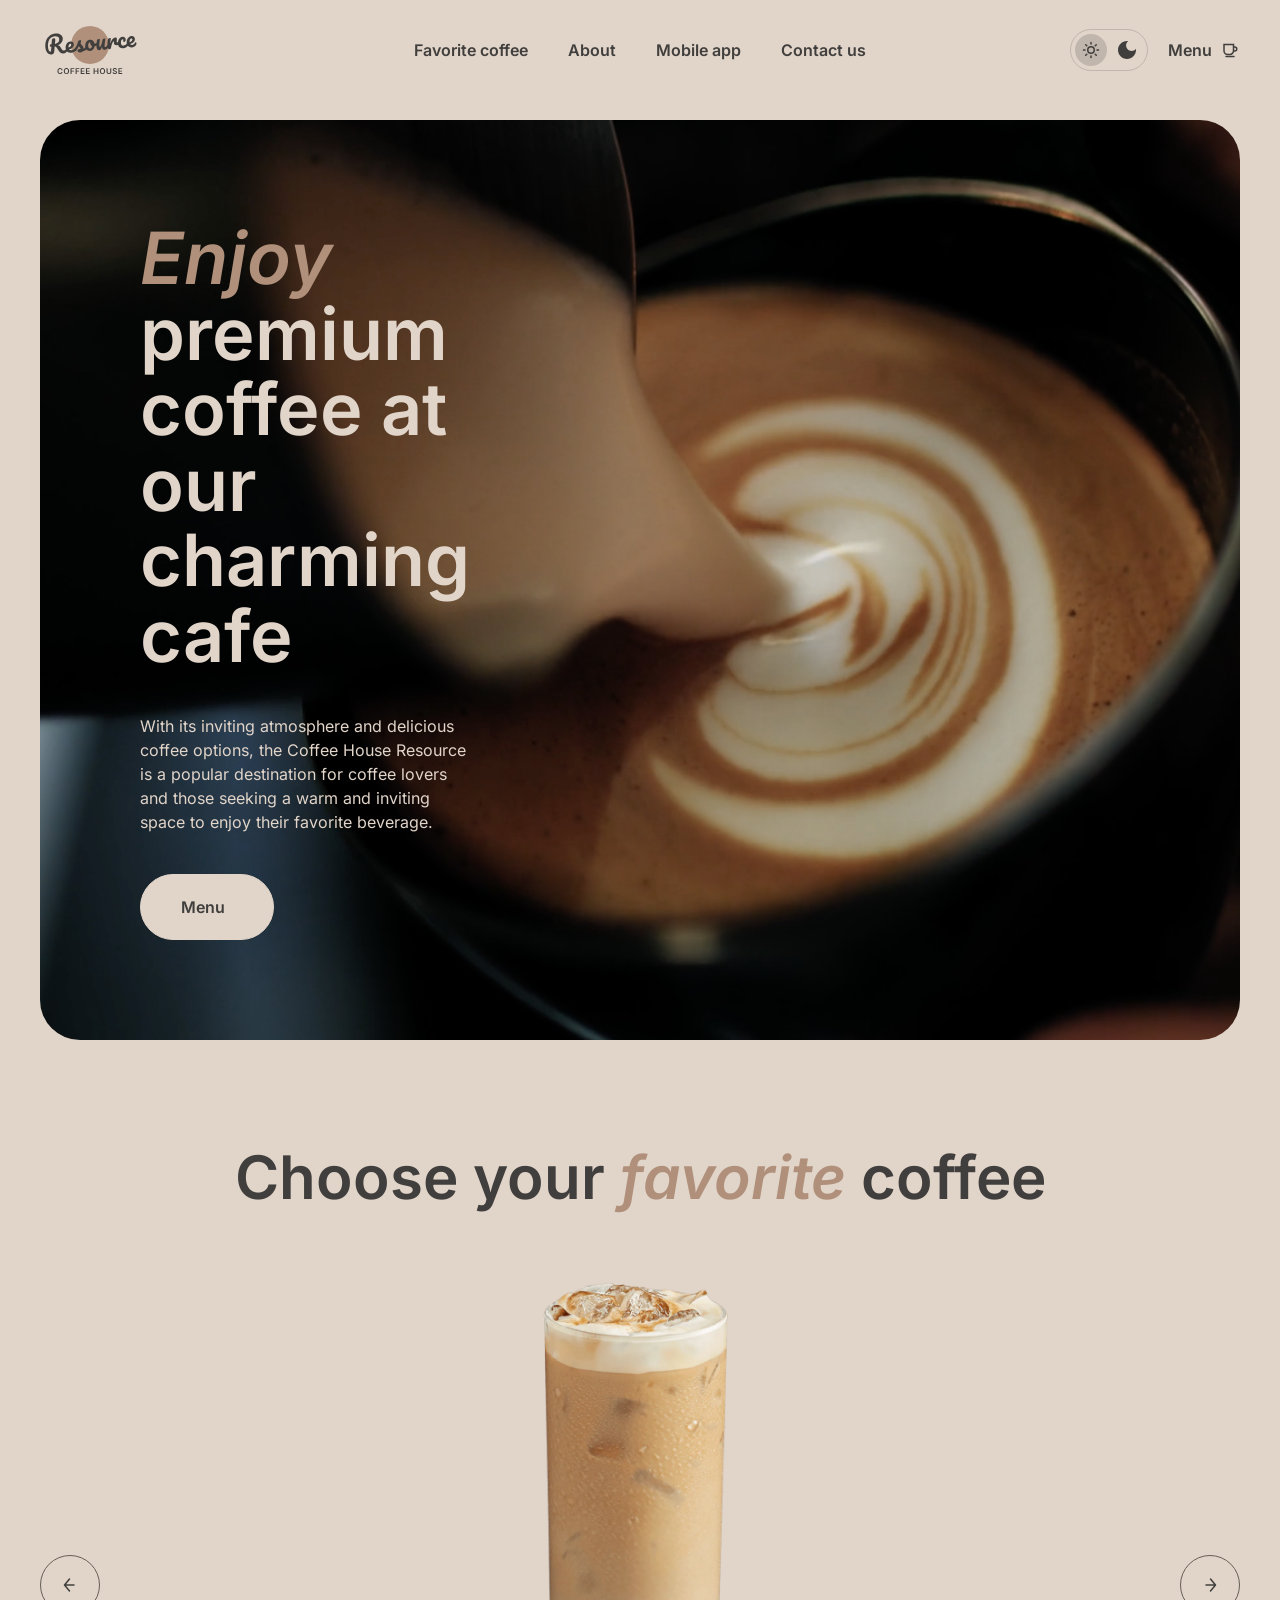
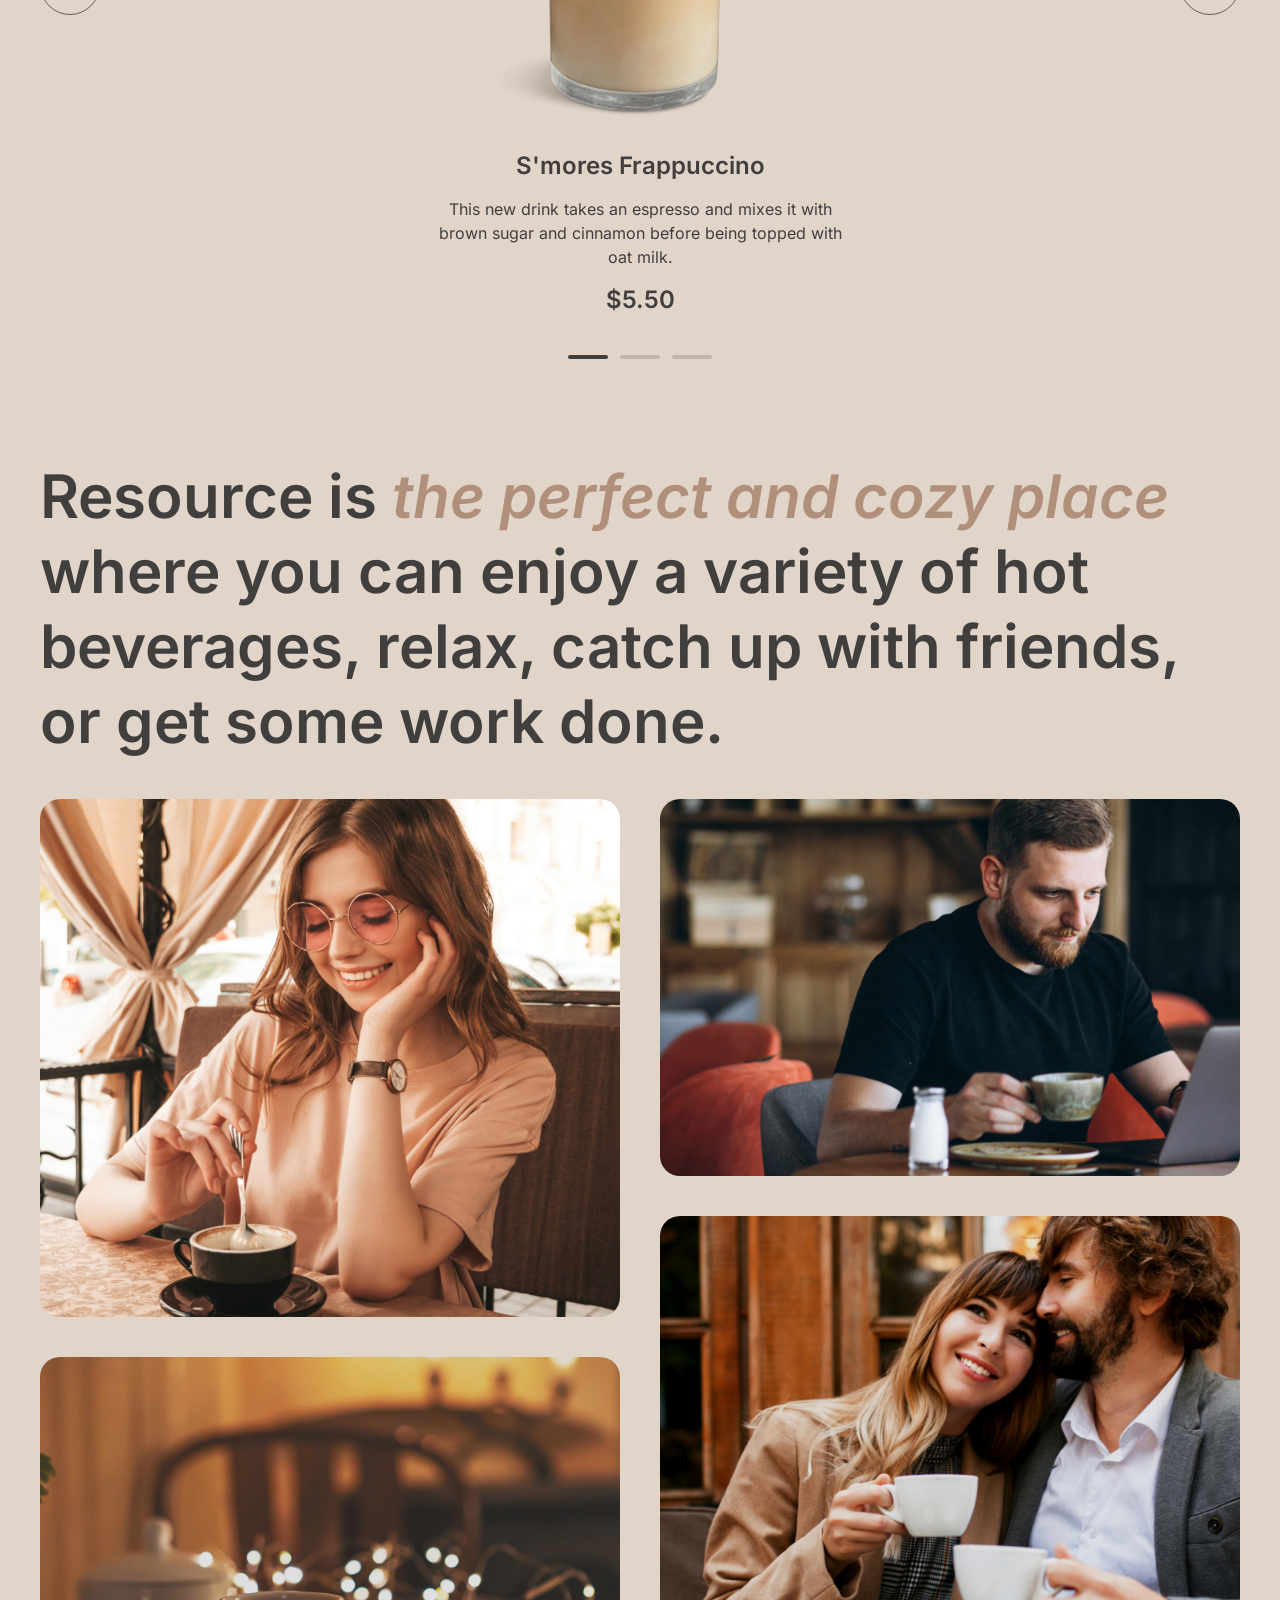
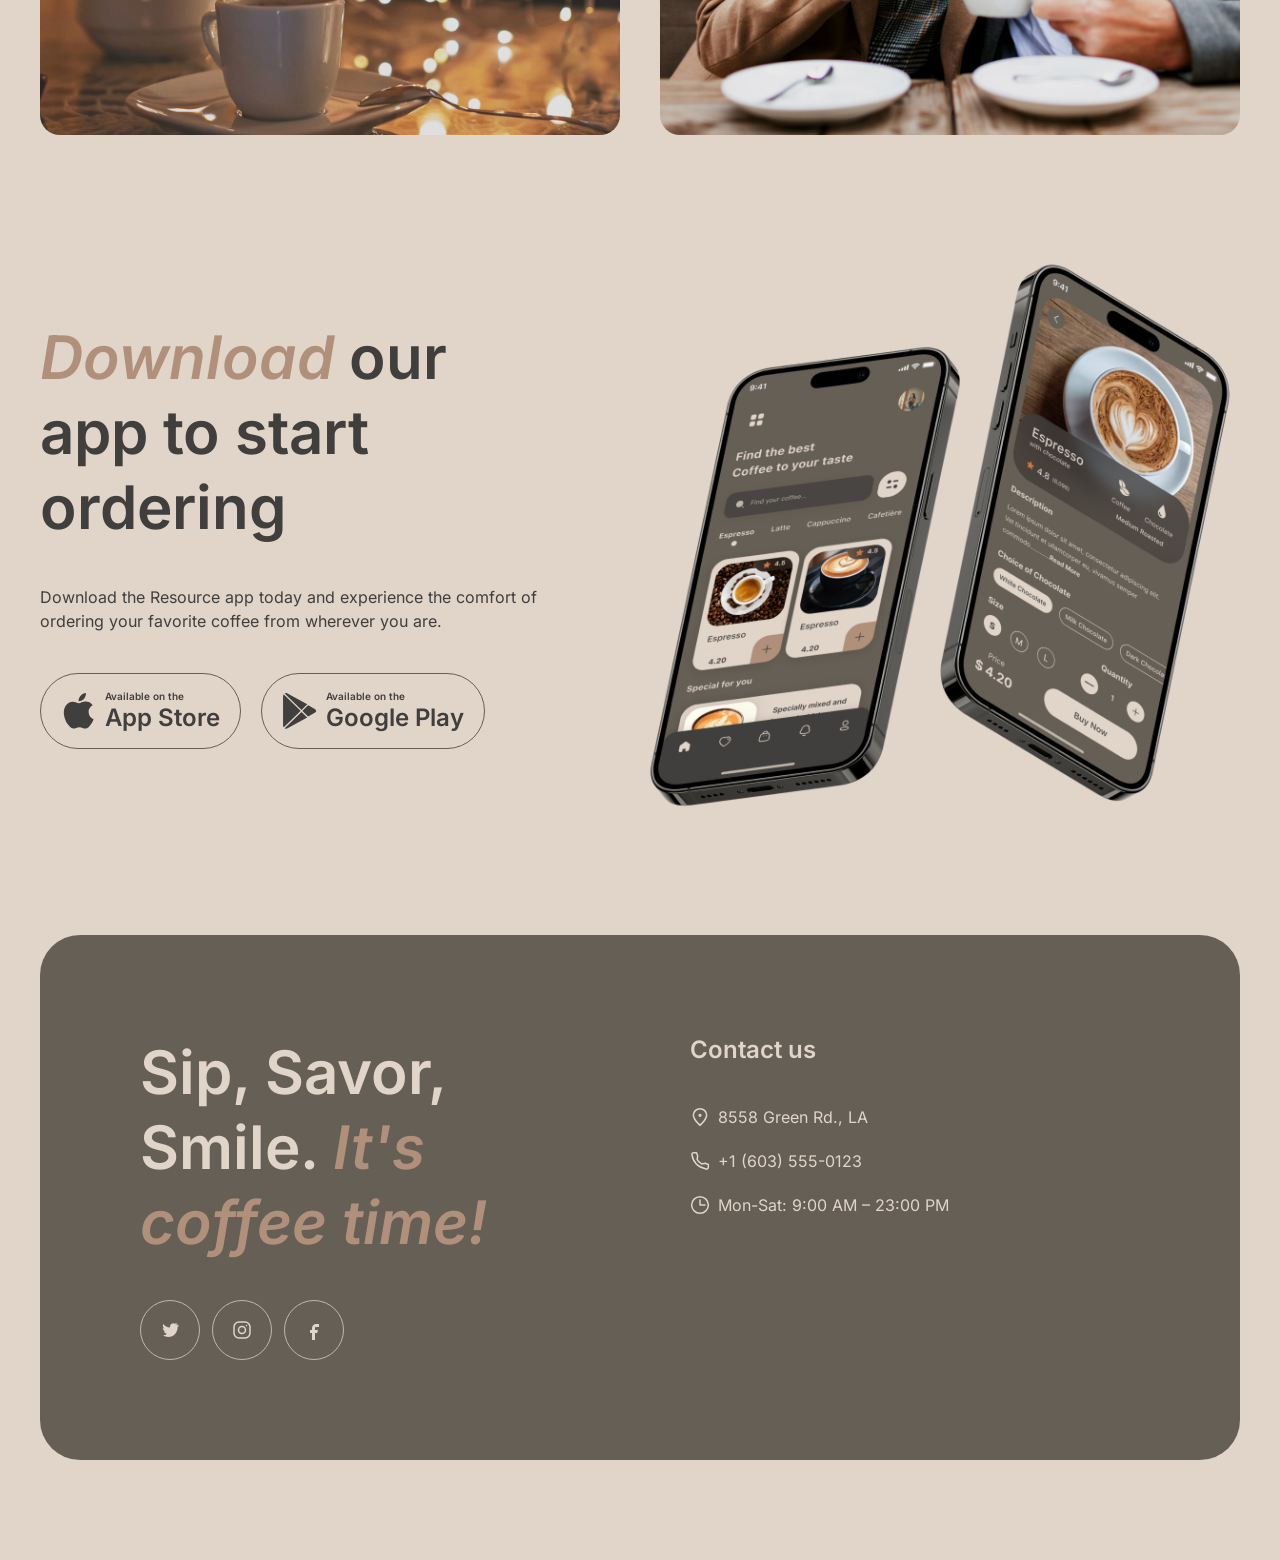
<file: index.html>
<!doctype html>
<html lang="en" data-theme="light">
  <head>
    <meta charset="UTF-8">
    <meta name="viewport" content="width=device-width, initial-scale=1.0">
    <link rel="preload" href="assets/fonts/inter-latin.woff2" as="font" type="font/woff2" crossorigin>
    <link
      rel="preload"
      href="assets/fonts/inter-latin-italic-600.woff2"
      as="font"
      type="font/woff2"
      crossorigin>
    <link rel="stylesheet" href="css/reset.css">
    <link rel="stylesheet" href="css/variables.css">
    <link rel="stylesheet" href="css/style.css">
    <link rel="icon" href="assets/icons/favicon.png" type="image/png">
    <title>Coffee House</title>
  </head>
  <body>
    <header class="header">
      <a class="header__logo" href="index.html">
        <img src="assets/icons/logo.svg" alt="Resource coffee house">
      </a>
      <nav class="nav" id="site-nav">
        <ul class="nav__list">
          <li><a href="#favorite-coffee">Favorite coffee</a></li>
          <li><a href="#about">About</a></li>
          <li><a href="#mobile-app">Mobile app</a></li>
          <li><a href="#contact-us">Contact us</a></li>
        </ul>
        <a class="menu-link menu-link--nav" href="menu.html">
          Menu
          <svg class="icon-cup" width="20" height="20" viewBox="0 0 20 20" fill="none" aria-hidden="true">
            <path
              d="M4 4.5h9.5v6.25A3.75 3.75 0 0 1 9.75 14.5H7.75A3.75 3.75 0 0 1 4 10.75V4.5Z"
              stroke="currentColor"
              stroke-width="1.5"
            />
            <path d="M13.5 7h1.25a2 2 0 1 1 0 4H13.5" stroke="currentColor" stroke-width="1.5" />
            <path d="M6 16.5h8" stroke="currentColor" stroke-width="1.5" stroke-linecap="round" />
          </svg>
        </a>
      </nav>
      <div class="header__actions">
        <button class="theme-switch" type="button" aria-label="Switch theme" aria-pressed="false">
          <span class="theme-switch__option theme-switch__option--light" aria-hidden="true">
            <svg width="20" height="20" viewBox="0 0 20 20" fill="none">
              <circle cx="10" cy="10" r="3.25" stroke="currentColor" stroke-width="1.5" />
              <path
                d="M10 2.5v1.5M10 16v1.5M2.5 10H4M16 10h1.5M4.7 4.7l1.1 1.1M14.2 14.2l1.1 1.1M15.3 4.7l-1.1 1.1M5.8 14.2l-1.1 1.1"
                stroke="currentColor"
                stroke-width="1.5"
                stroke-linecap="round"
              />
            </svg>
          </span>
          <span class="theme-switch__option theme-switch__option--dark" aria-hidden="true">
            <svg width="18" height="18" viewBox="0 0 18 18" fill="none">
              <path
                d="M9 0C4.03 0 0 4.03 0 9s4.03 9 9 9 9-4.03 9-9c0-.46-.04-.92-.1-1.36C16.92 9.01 15.32 9.9 13.5 9.9 10.52 9.9 8.1 7.48 8.1 4.5c0-1.81.89-3.42 2.26-4.4C9.92.04 9.46 0 9 0Z"
                fill="currentColor"
              />
            </svg>
          </span>
        </button>
        <a class="menu-link menu-link--header" href="menu.html">
          Menu
          <svg class="icon-cup" width="20" height="20" viewBox="0 0 20 20" fill="none" aria-hidden="true">
            <path
              d="M4 4.5h9.5v6.25A3.75 3.75 0 0 1 9.75 14.5H7.75A3.75 3.75 0 0 1 4 10.75V4.5Z"
              stroke="currentColor"
              stroke-width="1.5"
            />
            <path d="M13.5 7h1.25a2 2 0 1 1 0 4H13.5" stroke="currentColor" stroke-width="1.5" />
            <path d="M6 16.5h8" stroke="currentColor" stroke-width="1.5" stroke-linecap="round" />
          </svg>
        </a>
        <button class="burger" type="button" aria-label="Menu">
          <span class="burger__line"></span>
          <span class="burger__line"></span>
        </button>
      </div>
    </header>

    <main>
      <section class="hero" id="hero">
        <img class="hero__media" src="assets/images/coffee-hero.png" alt="">
        <div class="hero__content">
          <h1><span class="accent">Enjoy</span> premium coffee at our charming cafe</h1>
          <p>
            With its inviting atmosphere and delicious coffee options, the Coffee House Resource is a popular
            destination for coffee lovers and those seeking a warm and inviting space to enjoy their favorite
            beverage.
          </p>
          <a class="button button--primary" href="menu.html">
            Menu
            <svg class="icon-cup" width="20" height="20" viewBox="0 0 20 20" fill="none" aria-hidden="true">
              <path
                d="M4 4.5h9.5v6.25A3.75 3.75 0 0 1 9.75 14.5H7.75A3.75 3.75 0 0 1 4 10.75V4.5Z"
                stroke="currentColor"
                stroke-width="1.5"
              />
              <path d="M13.5 7h1.25a2 2 0 1 1 0 4H13.5" stroke="currentColor" stroke-width="1.5" />
              <path d="M6 16.5h8" stroke="currentColor" stroke-width="1.5" stroke-linecap="round" />
            </svg>
          </a>
        </div>
      </section>

      <section class="favorites" id="favorite-coffee">
        <h2>Choose your <span class="accent">favorite</span> coffee</h2>
        <div class="coffee-slider">
          <button
            class="circle-btn coffee-slider__btn coffee-slider__btn--back"
            type="button"
            aria-label="Previous coffee"
          >
            <svg width="24" height="24" viewBox="0 0 24 24" fill="none" aria-hidden="true">
              <path
                d="M16 12H7.5M11.5 6 6.5 12l5 6"
                stroke="currentColor"
                stroke-width="1.5"
                stroke-linecap="round"
                stroke-linejoin="round"
              />
            </svg>
          </button>
          <div class="coffee-slider__viewport">
            <ul class="coffee-slider__track">
              <li class="coffee-slider__slide">
                <article>
                  <img class="coffee-slider__image" src="assets/images/coffee-slider-1.png" alt="S'mores Frappuccino">
                  <h3>S'mores Frappuccino</h3>
                  <p>
                    This new drink takes an espresso and mixes it with brown sugar and cinnamon before being
                    topped with oat milk.
                  </p>
                  <p class="coffee-slider__price">$5.50</p>
                </article>
              </li>
              <li class="coffee-slider__slide">
                <article>
                  <img class="coffee-slider__image" src="assets/images/coffee-slider-2.png" alt="Caramel Macchiato">
                  <h3>Caramel Macchiato</h3>
                  <p>
                    Fragrant and unique classic espresso with rich caramel-peanut syrup, with cream under
                    whipped thick foam.
                  </p>
                  <p class="coffee-slider__price">$5.00</p>
                </article>
              </li>
              <li class="coffee-slider__slide">
                <article>
                  <img class="coffee-slider__image" src="assets/images/coffee-slider-3.png" alt="Ice coffee">
                  <h3>Ice coffee</h3>
                  <p>A popular summer drink that tones and invigorates. Prepared from coffee, milk and ice.</p>
                  <p class="coffee-slider__price">$4.50</p>
                </article>
              </li>
            </ul>
          </div>
          <button
            class="circle-btn coffee-slider__btn coffee-slider__btn--next"
            type="button"
            aria-label="Next coffee"
          >
            <svg width="24" height="24" viewBox="0 0 24 24" fill="none" aria-hidden="true">
              <path
                d="M8 12h8.5M12.5 6l5 6-5 6"
                stroke="currentColor"
                stroke-width="1.5"
                stroke-linecap="round"
                stroke-linejoin="round"
              />
            </svg>
          </button>
          <div class="coffee-slider__dots">
            <button class="coffee-slider__dot is-active" type="button" aria-label="Go to slide 1">
              <span class="coffee-slider__progress"></span>
            </button>
            <button class="coffee-slider__dot" type="button" aria-label="Go to slide 2">
              <span class="coffee-slider__progress"></span>
            </button>
            <button class="coffee-slider__dot" type="button" aria-label="Go to slide 3">
              <span class="coffee-slider__progress"></span>
            </button>
          </div>
        </div>
      </section>

      <section class="coffee-about" id="about">
        <h2>
          Resource is <span class="accent">the perfect and cozy place</span> where you can enjoy a variety of
          hot beverages, relax, catch up with friends, or get some work done.
        </h2>
        <div class="coffee-about__gallery">
          <div class="coffee-about__col">
            <img
              class="coffee-about__image coffee-about__image--tall"
              src="assets/images/about-1.png"
              alt="Girl with coffee">
            <img
              class="coffee-about__image coffee-about__image--short"
              src="assets/images/about-2.png"
              alt="Cup on table">
          </div>
          <div class="coffee-about__col">
            <img
              class="coffee-about__image coffee-about__image--short"
              src="assets/images/about-3.png"
              alt="Man with laptop and coffee">
            <img
              class="coffee-about__image coffee-about__image--tall"
              src="assets/images/about-4.png"
              alt="Couple with coffee">
          </div>
        </div>
      </section>

      <section class="mobile-app" id="mobile-app">
        <div class="mobile-app__content">
          <h2><span class="accent">Download</span> our app to start ordering</h2>
          <p>
            Download the Resource app today and experience the comfort of ordering your favorite coffee from
            wherever you are.
          </p>
          <div class="mobile-app__stores">
            <a
              class="store-link"
              href="https://www.apple.com/app-store/"
              target="_blank"
              rel="noopener noreferrer"
            >
              <img src="assets/icons/apple-logo.svg" alt="">
              <span class="store-link__text">
                <span class="store-link__caption">Available on the</span>
                <span class="store-link__name">App Store</span>
              </span>
            </a>
            <a
              class="store-link"
              href="https://play.google.com/store/apps"
              target="_blank"
              rel="noopener noreferrer"
            >
              <img src="assets/icons/android-logo.svg" alt="">
              <span class="store-link__text">
                <span class="store-link__caption">Available on the</span>
                <span class="store-link__name">Google Play</span>
              </span>
            </a>
          </div>
        </div>
        <img
          class="mobile-app__image"
          src="assets/images/mobile-screens.png"
          alt="Resource app on two phones">
      </section>
    </main>

    <footer class="footer" id="contact-us">
      <div class="footer__offer">
        <h2>Sip, Savor, Smile. <span class="accent">It's coffee time!</span></h2>
        <ul class="footer__socials">
          <li>
            <a
              class="circle-btn footer__social"
              href="https://twitter.com"
              target="_blank"
              rel="noopener noreferrer"
              aria-label="Twitter"
            >
              <svg width="24" height="24" viewBox="0 0 24 24" fill="none" aria-hidden="true">
                <path
                  d="M19.5 6.1c-.6.3-1.3.5-2 .6.7-.4 1.3-1.1 1.6-1.9-.7.4-1.5.7-2.3.9A3.3 3.3 0 0 0 12 8.8c0 .3 0 .5.1.8-2.8-.1-5.2-1.5-6.8-3.5-.3.5-.4 1.1-.4 1.7 0 1.1.6 2.1 1.5 2.7-.5 0-1.1-.2-1.5-.4v.1c0 1.6 1.1 2.9 2.6 3.2-.3.1-.6.1-.9.1-.2 0-.4 0-.6-.1.4 1.3 1.6 2.2 3 2.3A6.7 6.7 0 0 1 5 17.3 9.4 9.4 0 0 0 10.1 19c6.1 0 9.5-5.1 9.5-9.5v-.4c.7-.5 1.3-1.1 1.7-1.8-.6.3-1.2.5-1.8.5Z"
                  fill="currentColor"
                />
              </svg>
            </a>
          </li>
          <li>
            <a
              class="circle-btn footer__social"
              href="https://www.instagram.com"
              target="_blank"
              rel="noopener noreferrer"
              aria-label="Instagram"
            >
              <svg width="24" height="24" viewBox="0 0 24 24" fill="none" aria-hidden="true">
                <rect x="4" y="4" width="16" height="16" rx="5" stroke="currentColor" stroke-width="1.5" />
                <circle cx="12" cy="12" r="3.5" stroke="currentColor" stroke-width="1.5" />
                <circle cx="16.5" cy="7.5" r="0.75" fill="currentColor" />
              </svg>
            </a>
          </li>
          <li>
            <a
              class="circle-btn footer__social"
              href="https://www.facebook.com"
              target="_blank"
              rel="noopener noreferrer"
              aria-label="Facebook"
            >
              <svg width="24" height="24" viewBox="0 0 24 24" fill="none" aria-hidden="true">
                <path
                  d="M14 9h3V6h-3c-2.2 0-4 1.8-4 4v2H8v3h2v7h3v-7h2.2l.8-3H13v-2c0-.6.4-1 1-1Z"
                  fill="currentColor"
                />
              </svg>
            </a>
          </li>
        </ul>
      </div>
      <div class="footer__contacts">
        <h3>Contact us</h3>
        <a
          class="footer__contact"
          href="https://www.google.com/maps/search/?api=1&amp;query=8558+Green+Rd.,+LA"
          target="_blank"
          rel="noopener noreferrer"
        >
          <img src="assets/icons/pin.svg" alt="">
          <span>8558 Green Rd., LA</span>
        </a>
        <a class="footer__contact" href="tel:+16035550123">
          <img src="assets/icons/phone.svg" alt="">
          <span>+1 (603) 555-0123</span>
        </a>
        <p class="footer__hours">
          <img src="assets/icons/clock.svg" alt="">
          <span>Mon-Sat: 9:00 AM – 23:00 PM</span>
        </p>
      </div>
    </footer>

    <script src="js/theme.js"></script>
    <script src="js/main.js" type="module"></script>
  </body>
</html>
</file>
<file: css/variables.css>
@font-face {
  font-family: "Inter";
  font-style: normal;
  font-weight: 400 600;
  font-display: optional;
  src: url("../assets/fonts/inter-latin.woff2") format("woff2");
}

@font-face {
  font-family: "Inter";
  font-style: italic;
  font-weight: 600;
  font-display: optional;
  src: url("../assets/fonts/inter-latin-italic-600.woff2") format("woff2");
}

:root {
  --font-family: "Inter", sans-serif;

  --font-size-h1: 72px;
  --font-weight-h1: 600;
  --line-height-h1: 1.05;

  --font-size-h2: 60px;
  --font-weight-h2: 600;
  --line-height-h2: 1.25;

  --font-size-h3: 24px;
  --font-weight-h3: 600;
  --line-height-h3: 1.25;

  --font-size-body-medium: 16px;
  --font-weight-body-medium: 400;
  --line-height-body-medium: 1.5;

  --font-size-body-caption: 10px;
  --font-weight-body-caption: 600;
  --line-height-body-caption: 1.4;

  --font-size-link-and-button: 16px;
  --font-weight-link-and-button: 600;
  --line-height-link-and-button: 1.5;

  --color-bg: #e1d4c9;
  --color-text: #403f3d;
  --color-text-inverse: #e1d4c9;
  --color-accent: #b0907a;
  --color-container: #665f55;
  --color-border: #c1b6ad;
  --color-border-strong: #665f55;

  --container: 1360px;
  --page-padding: 40px;
  --section-gap: 100px;
  --header-height: 100px;
  --radius-lg: 40px;
  --radius-md: 20px;
  --radius-pill: 100px;
  --transition: 0.3s ease;
}

[data-theme="dark"] {
  --color-bg: #292826;
  --color-text: #e1d4c9;
  --color-text-inverse: #e1d4c9;
  --color-accent: #b0907a;
  --color-container: #403f3d;
  --color-border: #665f55;
  --color-border-strong: #c1b6ad;
}
</file>
<file: css/style.css>
body {
  font-family: var(--font-family);
  font-size: var(--font-size-body-medium);
  font-weight: var(--font-weight-body-medium);
  line-height: var(--line-height-body-medium);
  font-synthesis: none;
  color: var(--color-text);
  background-color: var(--color-bg);
}

h1,
h2,
h3 {
  font-weight: inherit;
}

h1 {
  font-size: var(--font-size-h1);
  font-weight: var(--font-weight-h1);
  line-height: var(--line-height-h1);
}

h2 {
  font-size: var(--font-size-h2);
  font-weight: var(--font-weight-h2);
  line-height: var(--line-height-h2);
}

h3,
.coffee-slider__price,
.store-link__name,
.product-card__price {
  font-size: var(--font-size-h3);
  font-weight: var(--font-weight-h3);
  line-height: var(--line-height-h3);
}

.accent {
  font-style: italic;
  color: var(--color-accent);
}

.header,
.hero,
.favorites,
.coffee-about,
.mobile-app,
.menu,
.footer {
  width: min(var(--container), calc(100% - var(--page-padding) * 2));
  margin-inline: auto;
}

main {
  display: flex;
  flex-direction: column;
  gap: var(--section-gap);
  padding-block: 20px var(--section-gap);
}

.header {
  display: grid;
  grid-template-columns: 1fr auto 1fr;
  align-items: center;
  min-height: var(--header-height);
  padding-block: 20px;
}

.header__logo {
  justify-self: start;
}

.header__logo img {
  height: 60px;
  width: auto;
}

[data-theme="dark"] .header__logo img {
  filter: invert(1) hue-rotate(180deg) saturate(0.35);
}

.nav {
  display: flex;
  align-items: center;
}

.nav__list {
  display: flex;
  gap: 40px;
}

.header__actions {
  display: flex;
  justify-content: flex-end;
  align-items: center;
  gap: 20px;
}

.nav a,
.menu-link {
  position: relative;
  display: inline-flex;
  align-items: center;
  gap: 8px;
  font-size: var(--font-size-link-and-button);
  font-weight: var(--font-weight-link-and-button);
  line-height: var(--line-height-link-and-button);
}

.nav a::after,
.menu-link::after {
  content: "";
  position: absolute;
  left: 0;
  right: 0;
  bottom: -6px;
  height: 2px;
  background: currentColor;
  transform: scaleX(0);
  transition: transform var(--transition);
}

.menu-link--current {
  pointer-events: none;
}

.menu-link--current::after {
  transform: scaleX(1);
}

.nav > .menu-link--nav {
  display: none;
}

.theme-switch {
  display: flex;
  align-items: center;
  gap: 4px;
  padding: 4px;
  border: 1px solid var(--color-border);
  border-radius: var(--radius-pill);
}

.theme-switch__option {
  display: grid;
  place-items: center;
  width: 32px;
  height: 32px;
  border-radius: 50%;
  color: var(--color-text);
  transition: background-color var(--transition), color var(--transition);
}

.theme-switch__option--light {
  background: var(--color-border);
}

[data-theme="dark"] .theme-switch__option--light {
  background: transparent;
}

[data-theme="dark"] .theme-switch__option--dark {
  background: var(--color-border);
}

.burger {
  display: none;
  width: 44px;
  height: 44px;
  position: relative;
  border: 1px solid var(--color-border);
  border-radius: 50%;
}

.body--scroll-lock {
  overflow: hidden;
}

.burger__line {
  position: absolute;
  left: 12px;
  right: 12px;
  height: 1.5px;
  background: var(--color-text);
  transition: transform var(--transition), top var(--transition);
}

.burger__line:first-child {
  top: 17px;
}

.burger__line:last-child {
  top: 25px;
}

.burger--active .burger__line:first-child {
  top: 21px;
  transform: rotate(45deg);
}

.burger--active .burger__line:last-child {
  top: 21px;
  transform: rotate(-45deg);
}

.hero {
  position: relative;
  overflow: hidden;
  display: flex;
  align-items: center;
  min-height: 644px;
  border-radius: var(--radius-lg);
  color: var(--color-text-inverse);
}

.hero__media {
  position: absolute;
  inset: 0;
  width: 100%;
  height: 100%;
  object-fit: cover;
  pointer-events: none;
}

.hero__content {
  position: relative;
  z-index: 1;
  display: flex;
  flex-direction: column;
  align-items: flex-start;
  gap: 40px;
  max-width: 530px;
  padding: 100px;
}

.button {
  display: inline-flex;
  align-items: center;
  justify-content: center;
  gap: 8px;
  min-height: 64px;
  padding: 20px 40px;
  border: 1px solid transparent;
  border-radius: var(--radius-pill);
  font-size: var(--font-size-link-and-button);
  font-weight: var(--font-weight-link-and-button);
  line-height: var(--line-height-link-and-button);
  transition: background-color var(--transition), color var(--transition), border-color var(--transition);
}

.button--primary {
  color: #403f3d;
  background: #e1d4c9;
  border-color: #e1d4c9;
}

.button--primary .icon-cup {
  width: 0;
  opacity: 0;
  overflow: hidden;
  transition: width var(--transition), opacity var(--transition);
}

.circle-btn {
  display: grid;
  place-items: center;
  width: 60px;
  height: 60px;
  border: 1px solid var(--color-border-strong);
  border-radius: 50%;
  color: var(--color-text);
  transition: background-color var(--transition), color var(--transition), border-color var(--transition);
}

.favorites {
  display: flex;
  flex-direction: column;
  align-items: center;
  gap: 40px;
  text-align: center;
}

.coffee-slider {
  display: grid;
  grid-template-columns: auto 1fr auto;
  grid-template-rows: auto auto;
  align-items: center;
  column-gap: 40px;
  width: 100%;
}

.coffee-slider__viewport {
  overflow: hidden;
  min-width: 0;
}

.coffee-slider__track {
  display: flex;
  transition: transform 0.4s ease;
}

.coffee-slider__slide {
  flex: 0 0 100%;
}

.coffee-slider__slide article {
  display: flex;
  flex-direction: column;
  align-items: center;
  gap: 16px;
  max-width: 480px;
  margin-inline: auto;
}

.coffee-slider__image {
  width: 480px;
  max-width: 100%;
  height: auto;
}

.coffee-slider__slide p:not(.coffee-slider__price) {
  max-width: 420px;
}

.coffee-slider__dots {
  grid-column: 1 / -1;
  display: flex;
  justify-content: center;
  gap: 12px;
  margin-top: 40px;
}

.coffee-slider__dot {
  width: 40px;
  height: 4px;
  overflow: hidden;
  border-radius: var(--radius-pill);
  background: var(--color-border);
}

.coffee-slider__progress {
  display: block;
  width: 0;
  height: 100%;
  background: var(--color-text);
}

.coffee-slider__dot.is-active .coffee-slider__progress {
  width: 100%;
}

.coffee-about {
  display: flex;
  flex-direction: column;
  gap: 40px;
}

.coffee-about__gallery {
  display: grid;
  grid-template-columns: 1fr 1fr;
  gap: 40px;
}

.coffee-about__col {
  display: flex;
  flex-direction: column;
  gap: 40px;
}

.coffee-about__image {
  width: 100%;
  object-fit: cover;
  border-radius: var(--radius-md);
}

.coffee-about__image--tall {
  aspect-ratio: 660 / 590;
}

.coffee-about__image--short {
  aspect-ratio: 660 / 430;
}

.mobile-app {
  display: flex;
  align-items: center;
  gap: 100px;
}

.mobile-app__content {
  display: flex;
  flex-direction: column;
  align-items: flex-start;
  gap: 40px;
  min-width: 0;
}

.mobile-app__image {
  width: min(630px, 50%);
  flex-shrink: 0;
}

.mobile-app__stores {
  display: flex;
  flex-wrap: wrap;
  gap: 20px;
}

.store-link {
  display: flex;
  align-items: center;
  gap: 8px;
  min-width: 200px;
  min-height: 76px;
  padding: 12px 20px;
  border: 1px solid var(--color-border-strong);
  border-radius: var(--radius-pill);
  transition: background-color var(--transition), color var(--transition), border-color var(--transition);
}

.store-link__text {
  display: flex;
  flex-direction: column;
}

.store-link__caption {
  font-size: var(--font-size-body-caption);
  font-weight: var(--font-weight-body-caption);
  line-height: var(--line-height-body-caption);
}

.store-link img {
  width: 36px;
  height: 36px;
  flex-shrink: 0;
  transition: filter var(--transition);
}

[data-theme="dark"] .store-link img {
  filter: invert(1);
}

.footer {
  display: flex;
  gap: 100px;
  padding: 100px;
  margin-bottom: var(--section-gap);
  border-radius: var(--radius-lg);
  color: var(--color-text-inverse);
  background: var(--color-container);
}

.footer__offer,
.footer__contacts {
  display: flex;
  flex-direction: column;
  gap: 40px;
  flex: 1 1 0;
}

.footer__contacts {
  gap: 20px;
}

.footer__contacts h3 {
  margin-bottom: 20px;
}

.footer__socials {
  display: flex;
  gap: 12px;
}

.footer__social {
  border-color: var(--color-border);
  color: var(--color-text-inverse);
}

.footer__contact,
.footer__hours {
  display: flex;
  align-items: center;
  width: fit-content;
  gap: 8px;
}

.footer__contact {
  position: relative;
}

.footer__contact::after {
  content: "";
  position: absolute;
  left: 28px;
  right: 0;
  bottom: -4px;
  height: 2px;
  background: currentColor;
  transform: scaleX(0);
  transform-origin: left;
  transition: transform var(--transition);
}

.footer__contact img,
.footer__hours img {
  width: 20px;
  height: 20px;
  flex-shrink: 0;
}

.menu {
  display: flex;
  flex-direction: column;
  align-items: center;
  gap: 40px;
  text-align: center;
}

.menu h1 {
  max-width: 800px;
}

.menu-tabs {
  display: flex;
  flex-wrap: wrap;
  justify-content: center;
  gap: 16px;
  width: 100%;
}

.menu-tab {
  display: inline-flex;
  flex-shrink: 0;
  align-items: center;
  gap: 8px;
  min-height: 46px;
  padding: 8px 16px 8px 8px;
  border: 1px solid var(--color-border);
  border-radius: var(--radius-pill);
  font-size: var(--font-size-link-and-button);
  font-weight: var(--font-weight-link-and-button);
  white-space: nowrap;
  transition: background-color var(--transition), color var(--transition), border-color var(--transition);
}

.menu-tab__icon {
  display: grid;
  place-items: center;
  width: 30px;
  height: 30px;
  border-radius: 50%;
  background: var(--color-border);
  transition: background-color var(--transition), color var(--transition);
}

.menu-tab[aria-pressed="true"] {
  color: var(--color-bg);
  background: var(--color-text);
  border-color: var(--color-text);
  pointer-events: none;
}

.menu-tab[aria-pressed="true"] .menu-tab__icon {
  color: var(--color-text);
  background: var(--color-bg);
}

.products {
  display: grid;
  grid-template-columns: repeat(4, minmax(0, 1fr));
  gap: 40px;
  width: 100%;
}

.product-card {
  display: flex;
  flex-direction: column;
  align-items: flex-start;
  gap: 16px;
  text-align: left;
  cursor: pointer;
}

.product-card__preview {
  overflow: hidden;
  width: 100%;
  aspect-ratio: 1;
  border-radius: var(--radius-lg);
}

.product-card img {
  width: 100%;
  height: 100%;
  object-fit: cover;
  transition: transform 0.4s ease;
}

.product-card h2 {
  font-size: var(--font-size-h3);
  font-weight: var(--font-weight-h3);
  line-height: var(--line-height-h3);
}

.product-card h2,
.product-card p {
  padding-inline: 8px;
}

.products__item--hidden {
  display: none;
}

.load-more {
  display: none;
}

.load-more[hidden] {
  display: none;
}

.modal {
  position: fixed;
  inset: 0;
  z-index: 200;
  display: grid;
  place-items: center;
  padding: var(--page-padding);
}

.modal[hidden] {
  display: none;
}

.modal__backdrop {
  position: absolute;
  inset: 0;
  background: rgb(64 63 61 / 80%);
}

.modal__dialog {
  position: relative;
  z-index: 1;
  display: grid;
  grid-template-columns: minmax(0, 310px) minmax(0, 1fr);
  gap: 16px;
  width: min(800px, 100%);
  max-height: calc(100dvh - var(--page-padding) * 2);
  padding: 16px;
  overflow: auto;
  border-radius: var(--radius-lg);
  color: var(--color-text);
  background: var(--color-bg);
}

.modal__close {
  position: absolute;
  top: 16px;
  right: 16px;
  width: 44px;
  height: 44px;
}

.modal__image-wrap {
  overflow: hidden;
  border-radius: var(--radius-md);
}

.modal__image {
  display: block;
  width: 100%;
  height: 100%;
  object-fit: cover;
}

.modal__content {
  display: flex;
  flex-direction: column;
  gap: 12px;
  padding: 8px 8px 8px 0;
}

.modal__title {
  padding-right: 48px;
  font-size: var(--font-size-h3);
  font-weight: var(--font-weight-h3);
  line-height: var(--line-height-h3);
}

.modal__description {
  color: var(--color-container);
}

.modal__group {
  display: flex;
  flex-direction: column;
  gap: 8px;
}

.modal__group-title {
  font-size: var(--font-size-body-medium);
  font-weight: var(--font-weight-link-and-button);
  line-height: var(--line-height-body-medium);
}

.modal__options {
  display: flex;
  flex-wrap: wrap;
  gap: 8px;
}

.modal-option {
  display: flex;
  flex-direction: column;
  align-items: center;
  justify-content: center;
  gap: 4px;
  min-width: 92px;
  min-height: 46px;
  padding: 8px 12px;
  border: 1px solid var(--color-border);
  border-radius: var(--radius-pill);
  transition: background-color var(--transition), color var(--transition), border-color var(--transition);
}

.modal-option__label {
  font-size: var(--font-size-link-and-button);
  font-weight: var(--font-weight-link-and-button);
  line-height: var(--line-height-link-and-button);
}

.modal-option__sublabel {
  font-size: var(--font-size-body-caption);
  font-weight: var(--font-weight-body-caption);
  line-height: var(--line-height-body-caption);
}

.modal-option[aria-pressed="true"] {
  color: var(--color-bg);
  background: var(--color-text);
  border-color: var(--color-text);
}

.modal__total {
  margin-top: 8px;
  font-size: var(--font-size-h3);
  font-weight: var(--font-weight-h3);
  line-height: var(--line-height-h3);
}

.modal__total-label {
  font-size: var(--font-size-body-medium);
  font-weight: var(--font-weight-link-and-button);
}

@media (hover: hover) and (pointer: fine) {
  .nav a:hover::after,
  .menu-link:hover::after,
  .footer__contact:hover::after {
    transform: scaleX(1);
  }

  .button--primary:hover {
    color: #e1d4c9;
    background: transparent;
    border-color: #e1d4c9;
  }

  .button--primary:hover .icon-cup {
    width: 20px;
    opacity: 1;
  }

  .circle-btn:hover,
  .store-link:hover,
  .menu-tab:hover {
    color: var(--color-bg);
    background: var(--color-text);
    border-color: var(--color-text);
  }

  .store-link:hover img {
    filter: invert(1);
  }

  [data-theme="dark"] .store-link:hover img {
    filter: none;
  }

  .menu-tab:hover .menu-tab__icon {
    color: var(--color-text);
    background: var(--color-bg);
  }

  .modal-option:hover {
    color: var(--color-bg);
    background: var(--color-text);
    border-color: var(--color-text);
  }

  .footer__social:hover {
    color: var(--color-container);
    background: var(--color-text-inverse);
    border-color: var(--color-text-inverse);
  }

  .product-card:hover img {
    transform: scale(1.1);
  }
}

@media (max-width: 1200px) {
  .mobile-app {
    gap: 40px;
  }

  .footer {
    gap: 40px;
    padding: 60px;
  }
}

@media (max-width: 900px) {
  .products {
    grid-template-columns: repeat(2, minmax(0, 1fr));
  }
}

@media (max-width: 768px) {
  :root {
    --page-padding: 20px;
    --section-gap: 100px;
    --font-size-h1: 42px;
    --line-height-h1: 1.15;
    --font-size-h2: 32px;
  }

  .header {
    display: flex;
    justify-content: space-between;
  }

  .menu-link--header {
    display: none;
  }

  .header {
    position: relative;
    flex-wrap: wrap;
    align-content: flex-start;
    row-gap: 0;
  }

  .nav {
    display: flex;
    flex-direction: column;
    align-items: center;
    justify-content: center;
    gap: 32px;
    order: 3;
    width: 100%;
    max-height: 0;
    padding: 0 20px;
    overflow: hidden;
    opacity: 0;
    visibility: hidden;
    pointer-events: none;
    border-top: 1px solid transparent;
    transition:
      max-height 0.4s ease,
      opacity var(--transition),
      visibility var(--transition),
      padding var(--transition),
      border-color var(--transition);
  }

  .nav__list {
    flex-direction: column;
    align-items: center;
    gap: 32px;
  }

  .header--menu-open .nav {
    max-height: calc(100dvh - var(--header-height));
    padding: 60px 20px;
    opacity: 1;
    visibility: visible;
    pointer-events: auto;
    border-top-color: var(--color-border);
  }

  .header--menu-open .menu-link--nav {
    display: inline-flex;
  }

  .burger {
    display: grid;
  }

  .hero {
    min-height: 552px;
  }

  .hero__content {
    max-width: 100%;
    padding: 60px;
  }

  .coffee-slider {
    grid-template-columns: 1fr auto auto 1fr;
    column-gap: 20px;
  }

  .coffee-slider__viewport {
    grid-column: 1 / -1;
    grid-row: 1;
  }

  .coffee-slider__btn--back {
    grid-column: 2;
  }

  .coffee-slider__btn--next {
    grid-column: 3;
  }

  .coffee-about__gallery,
  .mobile-app,
  .footer {
    grid-template-columns: 1fr;
    flex-direction: column;
  }

  .coffee-about__image--short {
    display: none;
  }

  .mobile-app__image {
    width: 100%;
  }

  .products {
    grid-template-columns: repeat(2, minmax(0, 1fr));
  }

  .load-more {
    display: grid;
  }

  .load-more:not([hidden]) {
    display: grid;
  }

  .modal__dialog {
    grid-template-columns: 1fr;
    max-height: calc(100dvh - 32px);
  }

  .modal__content {
    padding: 0 8px 8px;
  }
}

@media (max-width: 680px) {
  .products {
    grid-template-columns: 1fr;
  }

  .hero__content {
    padding: 60px 16px;
  }

  .footer {
    padding: 20px;
  }

  .circle-btn {
    width: 44px;
    height: 44px;
  }

  .load-more {
    width: 60px;
    height: 60px;
  }

  .menu-tabs {
    gap: 8px;
  }

  .menu-tab {
    gap: 6px;
    min-height: 40px;
    padding: 4px 8px 4px 4px;
  }

  .menu-tab__icon {
    width: 24px;
    height: 24px;
  }
}

@media (max-width: 380px) {
  :root {
    --page-padding: 16px;
  }

  .hero {
    min-height: 552px;
  }
}
</file>
